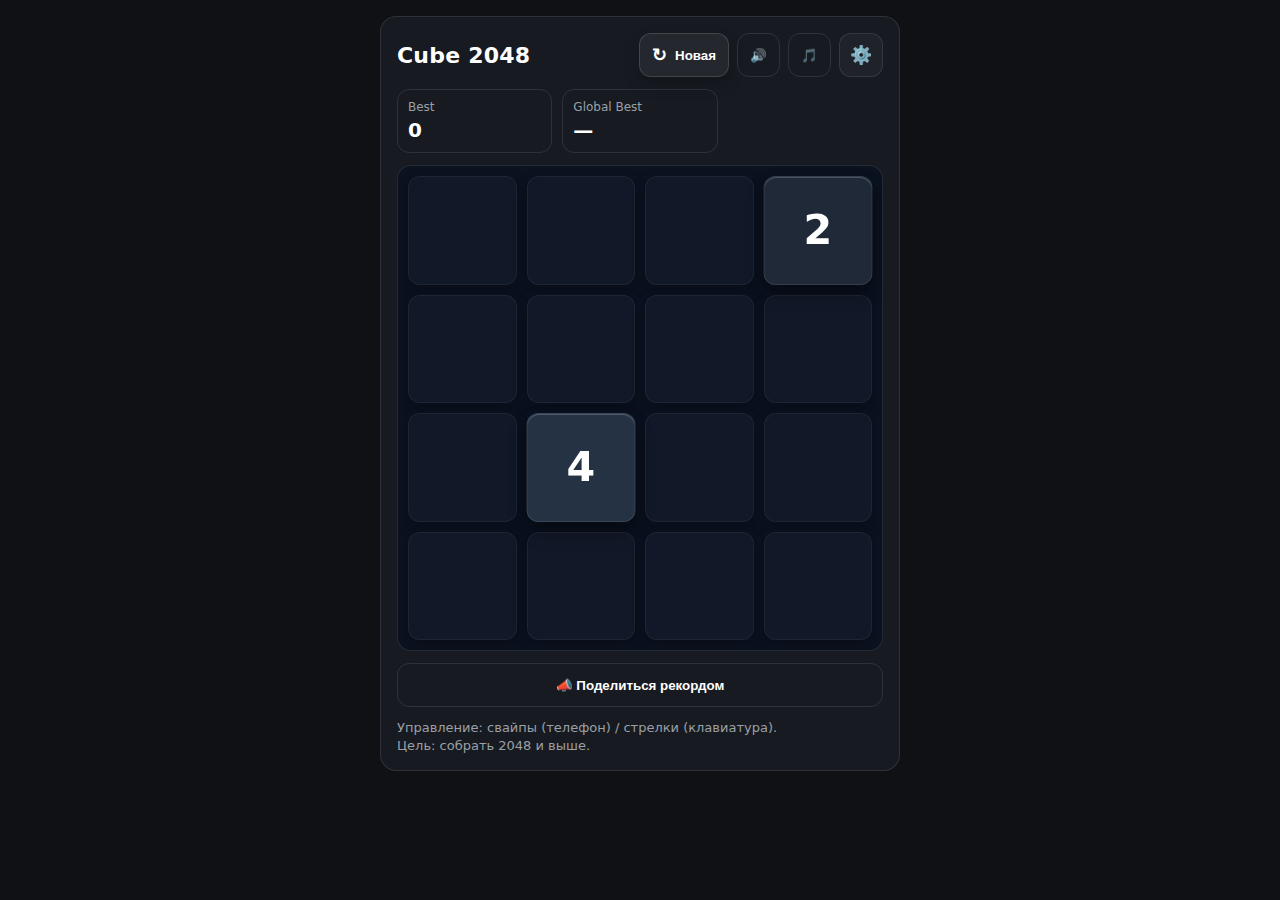
<file: index.html>
<!doctype html>
<html lang="ru">
<head>
  <meta charset="UTF-8" />
  <meta name="viewport" content="width=device-width,initial-scale=1" />
  <title>Cube 2048</title>

  <!-- Telegram Mini Apps API -->
  <script src="https://telegram.org/js/telegram-web-app.js"></script>

  <link rel="stylesheet" href="style.css" />
</head>
<body>
  <div class="wrap">
    <div class="card">
      <div class="header">
        <div class="brand">
          <div class="title">Cube 2048</div>
        </div>

        <div class="actions">
          <button id="restartBtn" class="btn btn-primary">
            <span class="ico">↻</span>
            <span>Новая</span>
          </button>

          <button id="soundBtn" class="btn icon" title="Звуки">🔊</button>
          <button id="musicBtn" class="btn icon" title="Музыка">🎵</button>

          <button id="adminGoBtn" class="btn btn-icon" title="Админка" aria-label="Админка">⚙️</button>
        </div>
      </div>


      <div class="stats">
        <div class="stat">
          <div class="label">Best</div>
          <div class="value" id="best">0</div>
        </div>

        <div class="stat">
          <div class="label">Global Best</div>
          <div class="value" id="globalBest">—</div>
        </div>
      </div>


      <div class="board" id="board">
        <div class="cell-layer"></div>
        <div class="tile-layer"></div>
      </div>



      <button id="shareBtn" class="btn shareBtn">
        📣 Поделиться рекордом
      </button>

      <div class="hint">
        Управление: свайпы (телефон) / стрелки (клавиатура).<br/>
        Цель: собрать 2048 и выше.
      </div>
    </div>
  </div>

  <script src="app.js?v=21"></script>
</body>
</html>
</file>
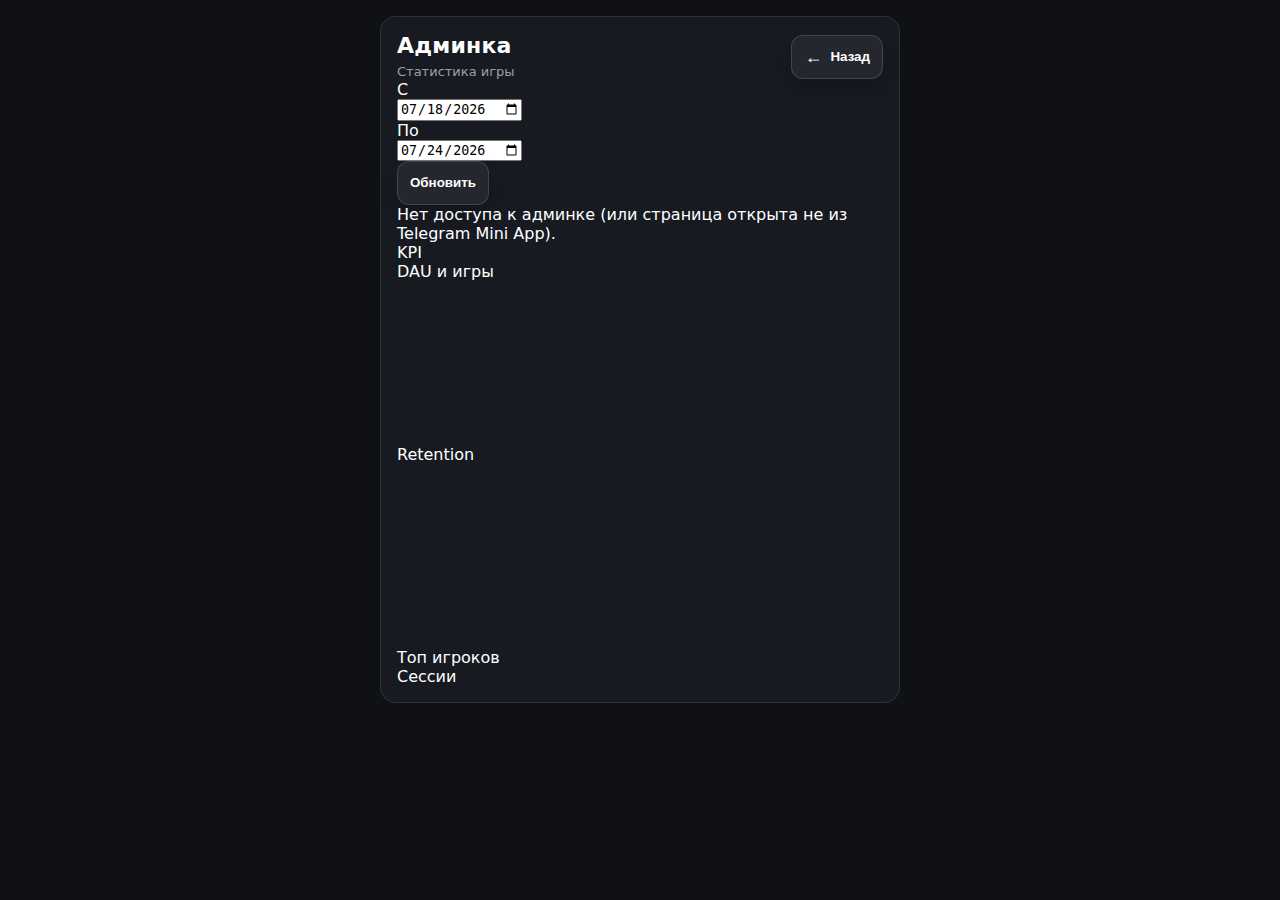
<file: admin.html>
<!doctype html>
<html lang="ru" class="admin">
<head>
  <meta charset="UTF-8" />
  <meta name="viewport" content="width=device-width,initial-scale=1" />
  <title>Cube 2048 — Admin</title>

  <script src="https://telegram.org/js/telegram-web-app.js"></script>
  <link rel="stylesheet" href="style.css" />
</head>

<body class="admin">
  <div class="wrap">
    <div class="card">
      <div class="header">
        <div class="brand">
          <div class="title">Админка</div>
          <div class="subtitle">Статистика игры</div>
        </div>

        <div class="actions">
          <button id="backBtn" class="btn btn-primary">
            <span class="ico">←</span>
            <span>Назад</span>
          </button>
        </div>
      </div>

      <!-- Панель фильтра -->
      <div class="adminToolbar">
        <div class="field">
          <div class="fieldLabel">С</div>
          <input type="date" id="admFrom">
        </div>

        <div class="field">
          <div class="fieldLabel">По</div>
          <input type="date" id="admTo">
        </div>

        <button id="admApply" class="btn btn-primary">Обновить</button>
      </div>

      <div id="admError" class="adminError" hidden></div>

      <!-- KPI -->
      <div class="section">
        <div class="sectionTitle">KPI</div>
        <div id="admKpi" class="kpiGrid"></div>
      </div>

      <!-- Графики -->
      <div class="section">
        <div class="sectionTitle">DAU и игры</div>
        <canvas id="chartDaily" height="160"></canvas>
      </div>

      <div class="section">
        <div class="sectionTitle">Retention</div>
        <canvas id="chartRetention" height="180"></canvas>
      </div>

      <!-- Таблицы -->
      <div class="section">
        <div class="sectionTitle">Топ игроков</div>
        <div id="admTop"></div>
      </div>

      <div class="section">
        <div class="sectionTitle">Сессии</div>
        <div id="admSessions"></div>
      </div>
    </div>
  </div>

  <script src="adminPanel.js?v=4"></script>
</body>
</html>
</file>
<file: style.css>
html, body {
  height: 100%;
  overflow: hidden;
  overscroll-behavior: none;
}

:root{
  --bg:#0f1115;
  --card:#171a21;
  --line:rgba(255,255,255,.10);
  --text:#fff;
  --muted:#9aa0a6;
  --gap: 10px;  /* как у тебя gap:10px */
  --pad: 10px;  /* как у тебя padding:10px */
}

*{box-sizing:border-box}
body{
  margin:0;
  background:var(--bg);
  color:var(--text);
  font-family:system-ui,-apple-system,Segoe UI,Roboto,Arial,sans-serif;
}

.card{
  width:100%;
  max-width:520px;
  border:1px solid var(--line);
  background:var(--card);
  border-radius:16px;
  padding:16px;
}

.hint{
  margin-top:12px;
  color:var(--muted);
  font-size:13px;
  line-height:1.35;
}

.wrap{
  padding: calc(16px + env(safe-area-inset-top)) 16px calc(16px + env(safe-area-inset-bottom));
  display:flex;
  justify-content:center;
  align-items:flex-start;
  min-height: 100dvh;
}



.header{
  display:flex;
  align-items:center;          /* ✅ всё по одной линии */
  justify-content:space-between;
  gap:12px;
}

.brand{
  min-width:0;                 /* ✅ чтобы текст красиво переносился */
}

.title{
  font-size:22px;
  font-weight:900;
  letter-spacing:0.2px;
}

.subtitle{
  margin-top:6px;
  color:var(--muted);
  font-size:13px;
  line-height:1.25;
  max-width:26ch;              /* ✅ чтобы подзаголовок был аккуратным */
  white-space: nowrap;
  overflow: hidden;
  text-overflow: ellipsis;

}

.actions{
  display:flex;
  align-items:center;
  gap:8px;
  flex-shrink:0;               /* ✅ кнопки не сжимаются */
}


.btn{
  border:1px solid var(--line);
  background:transparent;
  color:var(--text);
  padding:10px 12px;
  border-radius:12px;
  font-weight:800;
  cursor:pointer;
  display:inline-flex;
  align-items:center;
  justify-content:center;
  gap:8px;
  white-space:nowrap;          /* ✅ “↻ Новая” не будет переноситься */
  min-height:44px;             /* ✅ одинаковая высота у всех кнопок */

}

.btn-primary{
  background:rgba(255,255,255,.06);
  border:1px solid rgba(255,255,255,.14);
  box-shadow: 0 8px 16px rgba(0,0,0,.18);

}

.btn-icon{
  width:44px;                  /* ✅ квадратные кнопки */
  padding:0;
  font-size:18px;
  background:rgba(255,255,255,.04);
  border-radius: 12px;

}

.ico{
  font-size:18px;
  line-height:1;
}


.stats{
  margin-top:12px;
  display:grid;
  grid-template-columns:repeat(3, minmax(0, 1fr)); /* колонки могут сжиматься */
  gap:10px;
}
.stat{
  border:1px solid var(--line);
  border-radius:12px;
  padding:10px;
  min-width:0; /* важно, чтобы элементы не вылезали за границы */
}

/* На телефонах (до 520px) делаем две колонки */
@media (max-width:520px){
  .stats{
    grid-template-columns:repeat(2, minmax(0, 1fr));
  }
}



.label{color:var(--muted); font-size:12px;}
.value{font-size:20px; font-weight:900; margin-top:4px;}

.board{
  margin-top:12px;
  width:100%;
  aspect-ratio:1/1;
  border:1px solid var(--line);
  border-radius:14px;
  background:#0b1220;

  /* важно для анимации: плитки будут absolute внутри */
  position: relative;
  padding: var(--pad);
  overflow: hidden;

  touch-action: none; /* свайпы не скроллят */
}


.cell{
  border-radius:12px;
  background:#111827;
  border:1px solid rgba(255,255,255,.06);
  box-shadow: 0 6px 14px rgba(0,0,0,.25);
  user-select:none;
}



/* === СЛОИ: фоновые клетки (grid) и плитки (absolute) === */

.board .cell-layer{
  position:absolute;
  inset: var(--pad);       /* отступ как у поля */
  display:grid;
  grid-template-columns:repeat(4, 1fr);
  gap: var(--gap);
  z-index: 1;
}

.board .tile-layer{
  position:absolute;
  inset: var(--pad);
  pointer-events:none;     /* чтобы свайпы проходили */
  z-index: 2;
}

/* === ПЛИТКА === */
.tile{
  position:absolute;
  display:flex;
  align-items:center;
  justify-content:center;

  border-radius:12px;
  font-weight:900;
  font-size:22px;

  box-shadow: 0 10px 18px rgba(0,0,0,.25);
  border:1px solid rgba(255,255,255,.10);

  /* вот это и даёт “переезд” */
  transition: transform 130ms ease-in-out;
  will-change: transform;
}

/* лёгкий “блик”, выглядит дороже */
.tile::after{
  content:"";
  position:absolute;
  inset:0;
  border-radius:12px;
  box-shadow: inset 0 1px 0 rgba(255,255,255,0.20);
  pointer-events:none;
}

/* === Цвета значений (можно менять) === */
.tile[data-value="2"]    { background:#1f2937; color:#fff; }
.tile[data-value="4"]    { background:#243244; color:#fff; }
.tile[data-value="8"]    { background:#2563eb; color:#fff; }
.tile[data-value="16"]   { background:#7c3aed; color:#fff; }
.tile[data-value="32"]   { background:#db2777; color:#fff; }
.tile[data-value="64"]   { background:#ef4444; color:#fff; }
.tile[data-value="128"]  { background:#f59e0b; color:#111827; }
.tile[data-value="256"]  { background:#fbbf24; color:#111827; }
.tile[data-value="512"]  { background:#fde047; color:#111827; }
.tile[data-value="1024"] { background:#a3e635; color:#111827; }
.tile[data-value="2048"] { background:#34d399; color:#111827; }

.tile[data-value="4096"],
.tile[data-value="8192"] { background:#0f172a; color:#fff; }


#shareBtn{
  position: relative;
  margin-top: 12px;
  z-index: 1;
  width:100%;
}


.adminPanel{
  margin-top:12px;
  border:1px solid var(--line);
  border-radius:14px;
  padding:12px;
  background:#0b1220;
}

.adminTop{
  display:flex;
  justify-content:space-between;
  align-items:center;
  gap:10px;
}

.adminTitle{ font-weight:900; font-size:16px; }

.adminFilters{
  margin-top:10px;
  display:flex;
  flex-wrap:wrap;
  gap:10px;
  align-items:center;
}

.adminFilters input{
  background:#111827;
  color:#fff;
  border:1px solid rgba(255,255,255,.12);
  border-radius:10px;
  padding:8px;
}

.adminKpi{
  margin-top:10px;
  display:grid;
  grid-template-columns:repeat(2, 1fr);
  gap:10px;
}
@media (min-width:520px){
  .adminKpi{ grid-template-columns:repeat(4, 1fr); }
}

.kpiCard{
  border:1px solid rgba(255,255,255,.12);
  border-radius:12px;
  padding:10px;
}
.kpiLabel{ color:var(--muted); font-size:12px; }
.kpiValue{ font-size:18px; font-weight:900; margin-top:4px; }

.adminCharts{
  margin-top:12px;
  display:grid;
  grid-template-columns:1fr;
  gap:12px;
}
@media (min-width:520px){
  .adminCharts{ grid-template-columns:1fr 1fr; }
}

.adminTables{ margin-top:12px; }
.adminTableTitle{ font-weight:900; margin:8px 0; }

/* ✅ на телефоне делаем 2 колонки, чтобы все карточки точно влезали */
@media (max-width: 420px){
  .stats{ grid-template-columns:repeat(2, minmax(0,1fr)); }
}


/* ✅ делаем экран “честным” для мобильных браузеров/Telegram */
.wrap{
  min-height: 100dvh;
}

/* ✅ если высоты не хватает — уменьшаем отступы/шрифты */
@media (max-height: 740px){
  .wrap{ padding:10px; }
  .title{ font-size:20px; }
  .value{ font-size:18px; }
  .hint{ font-size:12px; }
}

:root{
  --ui-reserve: 300px; /* запас под шапку+статы+кнопки */
}

.board{
  width: min(100%, calc(100dvh - var(--ui-reserve)));
  aspect-ratio: 1 / 1;
  margin-inline:auto;
}

@media (max-height:740px){
  :root{ --ui-reserve: 300px; }
}

@media (max-height:670px){
  :root{ --ui-reserve: 260px; }
  .hint{ display:none; }
}
</file>
